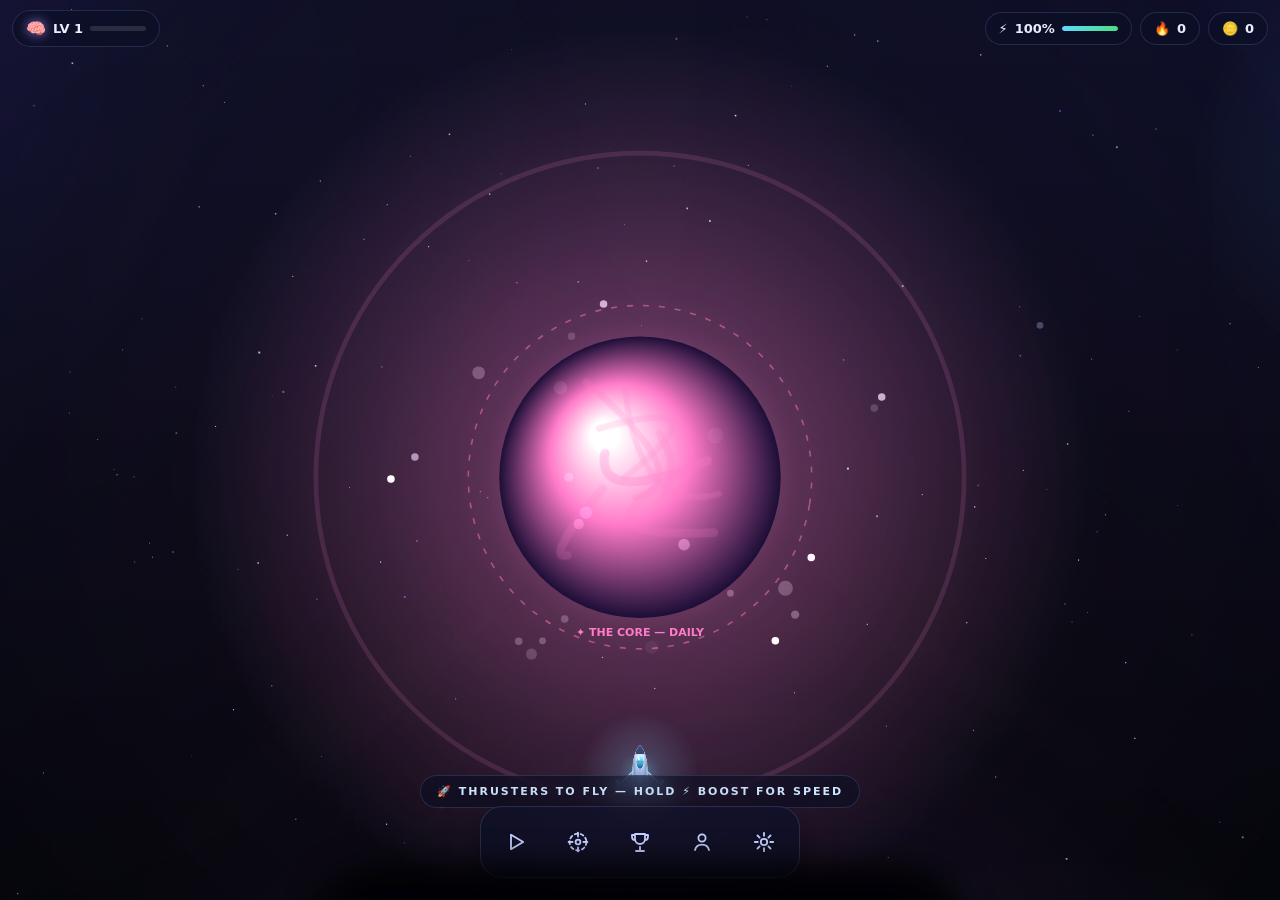
<file: index.html>
<!doctype html>
<html lang="en">
<head>
<meta charset="utf-8">
<meta name="viewport" content="width=device-width, initial-scale=1, maximum-scale=1, user-scalable=no, viewport-fit=cover">
<title>SkyBrain — Explore a Universe Powered by Your Mind</title>
<meta name="description" content="SkyBrain: pilot your ship through a living brain-universe. Follow strange signals, decode anomalies, train your mind and uncover the story of the Core.">
<meta name="theme-color" content="#070a1a">
<meta name="mobile-web-app-capable" content="yes">
<meta name="apple-mobile-web-app-capable" content="yes">
<meta name="apple-mobile-web-app-status-bar-style" content="black-translucent">
<meta name="apple-mobile-web-app-title" content="SkyBrain">
<link rel="manifest" href="manifest.webmanifest">
<link rel="icon" type="image/png" href="icons/icon-192.png">
<link rel="apple-touch-icon" href="icons/apple-touch-icon.png">
<link rel="stylesheet" href="css/style.css">
<link rel="stylesheet" href="css/universe.css">
</head>
<body>
<canvas id="space"></canvas>
<div id="ui">

  <!-- ===== HUD ===== -->
  <div id="hud">
    <div class="hudTop">
      <button id="hudLevel" class="pill live" aria-label="Open profile">
        <span id="hudAvatar">🧠</span><b id="hudLvl">LV 1</b>
        <span class="xpwrap"><i id="xpFill"></i></span>
      </button>
      <div class="hudRight">
        <button class="pill live" id="pillEnergy" aria-label="Open shipyard">⚡<b id="hudEnergy">100%</b><span class="xpwrap ewrap"><i id="hudEnergyFill"></i></span></button>
        <button class="pill live" id="pillStreak" aria-label="Open achievements">🔥<b id="hudStreak">0</b></button>
        <button class="pill live" id="pillCoins" aria-label="Open shop">🪙<b id="hudCoins">0</b></button>
      </div>
    </div>
    <div id="hintChip" class="hidden">🚀 THRUSTERS TO FLY — HOLD ⚡ BOOST FOR SPEED</div>
    <div id="signalChip" class="hidden">📡 UNKNOWN SIGNAL DETECTED — FOLLOW IT</div>
    <div id="travelChip" class="hidden"></div>
    <nav id="dock" aria-label="Game menu">
      <button class="dockBtn live" id="dockPlay" aria-label="Play"><svg viewBox="0 0 24 24"><path d="M7 4.8v14.4L19.2 12z"/></svg></button>
      <button class="dockBtn live" id="dockMap" aria-label="Star map and shipyard"><svg viewBox="0 0 24 24"><circle cx="12" cy="12" r="2.4"/><path d="M12 2.6v4M12 17.4v4M2.6 12h4M17.4 12h4"/><circle cx="12" cy="12" r="8.4" stroke-dasharray="3 3"/></svg></button>
      <button class="dockBtn live" id="dockAwards" aria-label="Achievements, missions and archive"><svg viewBox="0 0 24 24"><path d="M8 21h8M12 17v4M7 4h10v5a5 5 0 0 1-10 0zM7 5H4v2a3 3 0 0 0 3 3M17 5h3v2a3 3 0 0 1-3 3"/></svg></button>
      <button class="dockBtn live" id="dockProfile" aria-label="Profile and shop"><svg viewBox="0 0 24 24"><circle cx="12" cy="8" r="3.6"/><path d="M5 20c.8-3.6 3.6-5.4 7-5.4s6.2 1.8 7 5.4"/></svg></button>
      <button class="dockBtn live" id="dockSettings" aria-label="Settings"><svg viewBox="0 0 24 24"><circle cx="12" cy="12" r="3.2"/><path d="M12 2.8v3M12 18.2v3M2.8 12h3M18.2 12h3M5.5 5.5l2.1 2.1M16.4 16.4l2.1 2.1M18.5 5.5l-2.1 2.1M7.6 16.4l-2.1 2.1"/></svg></button>
    </nav>
  </div>

  <!-- ===== SPACECRAFT CONTROLS (primary flight input) ===== -->
  <div id="shipControls" class="hidden" aria-label="Spacecraft controls">
    <div class="scPad scPadLeft">
      <button class="scBtn scRotL live" id="ctrlLeft" aria-label="Rotate left">◀</button>
      <button class="scBtn scRotR live" id="ctrlRight" aria-label="Rotate right">▶</button>
    </div>
    <div class="scPad scPadRight">
      <button class="scBtn scBoost live" id="ctrlBoost" aria-label="Boost">⚡</button>
      <button class="scBtn scFwd live" id="ctrlFwd" aria-label="Thrust forward">▲</button>
      <button class="scBtn scStop live" id="ctrlStop" aria-label="Full stop">■</button>
      <button class="scBtn scRev live" id="ctrlRev" aria-label="Reverse / brake">▼</button>
    </div>
  </div>

  <!-- ===== FLIGHT TRAINING (first-run control onboarding) ===== -->
  <div id="flightTut" class="hidden">
    <div class="ftKicker">FLIGHT TRAINING · STEP <span id="ftStep">1</span>/7</div>
    <p id="ftText" class="ftText"></p>
    <div class="ftBtns">
      <button class="miniBtn hidden" id="ftNext">CONTINUE ▸</button>
      <button class="miniBtn ghost" id="ftSkip">SKIP</button>
    </div>
  </div>

  <div id="toasts" aria-live="polite"></div>
  <div id="scrim"></div>

  <!-- ===== SHEETS ===== -->
  <section class="sheet" id="sheetPlay" aria-label="Play">
    <div class="handle"></div><h2 class="shTitle">CHOOSE YOUR MISSION</h2>
    <button class="modeCard" id="modeDaily">
      <div class="mcIcon">✦</div>
      <div><b>DAILY CHALLENGE</b><span id="mcDailySub">#000 · 6 stages · ~4 min</span></div>
      <span class="mcTag" id="mcDailyTag">READY</span>
    </button>
    <button class="modeCard" id="modeRift">
      <div class="mcIcon">🌀</div>
      <div><b>ENDLESS RIFT</b><span>Endless levels · 3 lives · one run</span></div>
      <span class="mcTag" id="mcRiftTag">BEST LV 0</span>
    </button>
    <button class="modeCard" id="modeExplore">
      <div class="mcIcon">🛸</div>
      <div><b>FREE EXPLORATION</b><span>Fly the void · follow signals · decode anomalies</span></div>
      <span class="mcTag" id="mcExpTag">OPEN</span>
    </button>
    <button class="modeCard" id="modeSurvey">
      <div class="mcIcon">🗺️</div>
      <div><b>DEEP SKY SURVEY</b><span>Warp to real stars &amp; uncharted systems · light-years out</span></div>
      <span class="mcTag" id="mcMapTag">STAR MAP</span>
    </button>
    <button class="modeCard" id="modeExped">
      <div class="mcIcon">🚀</div>
      <div><b>EXPEDITION</b><span>A chained mini-adventure · 2–4 waypoints · ~5–10 min</span></div>
      <span class="mcTag" id="mcExpedTag">PLOT COURSE</span>
    </button>
    <p class="finePrint">The Daily Challenge is the same for every player today.<br>Your official attempt counts once — practice freely after.</p>
  </section>

  <section class="sheet" id="sheetPlanet" aria-label="Planet"><div class="handle"></div><div id="plBody"></div></section>
  <section class="sheet" id="sheetMap" aria-label="Star map"><div class="handle"></div><div id="mapBody"></div></section>
  <section class="sheet" id="sheetYard" aria-label="Shipyard"><div class="handle"></div><div id="yardBody"></div></section>
  <section class="sheet" id="sheetCore" aria-label="Daily challenge"><div class="handle"></div><div id="coreBody"></div></section>
  <section class="sheet" id="sheetRift" aria-label="Endless rift"><div class="handle"></div><div id="riftBody"></div></section>

  <section class="sheet" id="sheetAwards" aria-label="Achievements, missions and cosmic archive">
    <div class="handle"></div><h2 class="shTitle">MIND HALL</h2>
    <div class="tabs">
      <button class="tab on" data-tab="ach">🏆 AWARDS</button>
      <button class="tab" data-tab="mis">📜 MISSIONS</button>
      <button class="tab" data-tab="arc">📡 ARCHIVE</button>
    </div>
    <div class="tabPane on" id="tabAch"><div class="achGrid" id="achGrid"></div></div>
    <div class="tabPane" id="tabMis"><div id="misList"></div></div>
    <div class="tabPane" id="tabArc"><div id="arcList"></div></div>
  </section>

  <section class="sheet" id="sheetProfile" aria-label="Profile">
    <div class="handle"></div><h2 class="shTitle">NEURONAUT</h2>
    <div class="pfCard">
      <div class="pfAvatar" id="pfAvatar">🧠</div>
      <div>
        <div class="pfName" id="pfTitle">VOID DRIFTER</div>
        <div class="pfLvl" id="pfLvl">BRAIN LEVEL 1</div>
        <div class="pfXp"><i id="pfXpFill"></i></div>
      </div>
    </div>
    <div class="pfStats" id="pfStats"></div>
    <div class="tabs" id="shopTabs">
      <button class="tab on" data-shop="avatars">🧠</button>
      <button class="tab" data-shop="titles">🏷️</button>
      <button class="tab" data-shop="themes">🌌</button>
      <button class="tab" data-shop="auras">✨</button>
    </div>
    <div class="shopGrid" id="shopGrid"></div>
  </section>

  <section class="sheet" id="sheetSettings" aria-label="Settings">
    <div class="handle"></div><h2 class="shTitle">SETTINGS</h2>
    <label class="tgl"><span>🔊 Sound effects</span><input type="checkbox" id="setSound"><i></i></label>
    <label class="volRow" id="rowSfxVol"><span>🔊 Effects volume</span><input type="range" id="setSfxVol" min="0" max="100" step="1"><b id="setSfxVolNum">100</b></label>
    <label class="tgl"><span>🎵 Space music</span><input type="checkbox" id="setMusic"><i></i></label>
    <label class="volRow" id="rowMusicVol"><span>🎵 Music volume</span><input type="range" id="setMusicVol" min="0" max="100" step="1"><b id="setMusicVolNum">100</b></label>
    <label class="tgl"><span>✨ Full animations</span><input type="checkbox" id="setMotion"><i></i></label>
    <label class="tgl"><span>📳 Haptic feedback</span><input type="checkbox" id="setHaptics"><i></i></label>
    <button class="btn ghost big" id="btnReplayTutorial" style="margin-top:8px">🚀 REPLAY FLIGHT TRAINING</button>
    <div class="saveIoRow">
      <button class="btn ghost" id="btnExportSave">⬆ EXPORT SAVE</button>
      <button class="btn ghost" id="btnImportSave">⬇ IMPORT SAVE</button>
    </div>
    <a class="btn ghost big live" href="blog.html" style="margin-top:8px;text-decoration:none">📖 KNOWLEDGE &amp; BLOG</a>
    <button class="btn ghost big" id="btnReset" style="margin-top:8px">RESET ALL PROGRESS</button>
    <p class="aboutTxt">SKYBRAIN v2.4 “DEEP SKY” — a living universe powered by your mind.<br>
    Pilot your ship, follow strange signals, decode the story of the Core.<br>
    Made with stardust &amp; synapses. No account. No server. Your progress lives on this device.</p>
  </section>

  <!-- ===== SAVE EXPORT ===== -->
  <div class="cOverlay hidden" id="exportOverlay">
    <div class="card">
      <h3>YOUR SAVE CODE</h3>
      <p class="ioHint">This code is your backup. Copy it somewhere safe (notes app, email to yourself) — anyone with this code can restore this exact progress.</p>
      <textarea class="ioArea" id="exportArea" readonly rows="6"></textarea>
      <div class="cfBtns">
        <button class="btn ghost" id="exportClose">CLOSE</button>
        <button class="btn primary" id="exportCopy">COPY CODE</button>
      </div>
    </div>
  </div>

  <!-- ===== SAVE IMPORT ===== -->
  <div class="cOverlay hidden" id="importOverlay">
    <div class="card">
      <h3>IMPORT SAVE CODE</h3>
      <p class="ioHint">Paste a save code exported from SkyBrain. This will <b>replace</b> your current progress — you'll be asked to confirm first.</p>
      <textarea class="ioArea" id="importArea" rows="6" placeholder="SKYBRAIN1:…"></textarea>
      <p class="ioError hidden" id="importError"></p>
      <div class="cfBtns">
        <button class="btn ghost" id="importClose">CANCEL</button>
        <button class="btn primary" id="importGo">IMPORT</button>
      </div>
    </div>
  </div>

  <!-- ===== DISCOVERY CINEMATIC ===== -->
  <div id="discover">
    <div class="discInner">
      <div class="discKicker" id="discKicker">NEW WORLD DISCOVERED</div>
      <div class="discIcon" id="discIcon">🪐</div>
      <div class="discName" id="discName">LOGIC PLANET</div>
      <div class="discDesc" id="discDesc">Your mind has reached a new level.</div>
      <div class="discBtns">
        <button class="btn primary live" id="discEnter">ENTER PLANET</button>
        <button class="btn ghost live" id="discOk">CONTINUE</button>
      </div>
    </div>
  </div>

  <!-- ===== LORE REVEAL ===== -->
  <div class="cOverlay hidden" id="lore">
    <div class="card loreCard">
      <div class="discKicker">SIGNAL DECODED — ARCHIVE UPDATED</div>
      <div class="loreIcon" id="loreIcon">📡</div>
      <h3 id="loreTitle">FRAGMENT 01</h3>
      <p id="loreText" class="loreText"></p>
      <button class="btn primary" id="loreOk">STORE IN COSMIC ARCHIVE</button>
    </div>
  </div>

  <!-- ===== GAME SHELL ===== -->
  <div id="game">
    <header id="gTop">
      <div id="gStage">STAGE 1/6 · MEMORY</div>
      <div id="gLives" class="hidden">❤️❤️❤️</div>
      <div class="gTopR"><b id="gScore">0</b><button class="xbtn live" id="gExit" aria-label="Leave session">✕</button></div>
    </header>
    <div id="gTimer"><i id="gTimerFill"></i></div>
    <div id="gPrompt"></div>
    <div id="gCombo">COMBO ×2</div>
    <div id="gArea"></div>
    <div class="gOverlay" id="stageIntro"></div>
    <div class="gOverlay hidden" id="countdown"></div>
    <div class="gOverlay hidden" id="splash"></div>
  </div>

  <!-- ===== RESULTS ===== -->
  <div class="cOverlay hidden" id="results">
    <div class="card">
      <div class="rMode" id="rMode">DAILY CHALLENGE #257</div>
      <div><span id="rPracticeTag" class="rPracticeTag hidden">PRACTICE — OFFICIAL SCORE UNAFFECTED</span><span id="rNew" class="hidden">★ NEW BEST ★</span></div>
      <div class="rScore" id="rScore">0</div>
      <div class="rStars" id="rStars"><span>★</span><span>★</span><span>★</span></div>
      <div class="rBars" id="rBars"></div>
      <div class="rr"><span style="color:var(--cy)">＋<b id="rXP">0</b> XP</span><span class="bar"><i id="rXpFill"></i></span><span class="lvTag" id="rLvlTag">LV 1</span></div>
      <div class="rr"><span>🪙 ＋<b id="rCoins">0</b></span><button class="miniBtn hidden" id="rDouble">▶ DOUBLE WITH AD</button></div>
      <div class="rr" id="rStreakRow"><span>🔥 <b id="rStreak">1</b> DAY STREAK</span></div>
      <div id="rAch"></div>
      <div class="rBtns">
        <button class="btn primary" id="rAgain">PLAY AGAIN</button>
        <button class="btn ghost" id="rHome">RETURN TO UNIVERSE</button>
      </div>
    </div>
  </div>

  <!-- ===== CONFIRM ===== -->
  <div class="cOverlay hidden" id="confirm" style="z-index:80">
    <div class="card">
      <h3 id="cfTitle">ARE YOU SURE?</h3>
      <p id="cfText"></p>
      <div class="cfBtns"><button class="btn ghost" id="cfNo">CANCEL</button><button class="btn primary" id="cfOk">CONFIRM</button></div>
    </div>
  </div>

  <!-- ===== AD SURFACE (integration point) ===== -->
  <div class="cOverlay hidden" id="adOverlay" style="z-index:85">
    <div class="card adCard">
      <span class="adBadge">AD BREAK</span>
      <h3 id="adTitle">SPONSORED MOMENT</h3>
      <p id="adBody">This surface is reserved for a real ad network integration.</p>
      <button class="btn ghost" id="adClose">CLOSE</button>
    </div>
  </div>

  <!-- ===== SIGNAL LOST ===== -->
  <div class="cOverlay hidden" id="signal" style="z-index:90">
    <div class="scanline"></div>
    <div class="card signalCard">
      <div class="sigIcon">📡</div>
      <h2>SIGNAL LOST</h2>
      <p>SkyBrain drifts beyond reach without an<br>internet connection.<br><span style="color:var(--faint);font-size:12px">Your progress is safe on this device.</span></p>
      <button class="btn primary big" id="sigRetry">TRY AGAIN</button>
    </div>
  </div>

  <!-- ===== INTRO ===== -->
  <div class="cOverlay hidden" id="intro">
    <div class="introInner">
      <h1 class="introTitle">SKYBRAIN</h1>
      <p class="introTag">“Your mind is bigger than you think.”</p>
      <button class="btn primary" id="introBegin">BEGIN</button>
    </div>
  </div>
  <div id="introFade"></div>

</div>

<!-- Core systems -->
<script src="js/core/core.js"></script>
<script src="js/core/audio.js"></script>
<!-- Data (content is data-driven: planets, cosmetics, achievements, generators, story) -->
<script src="js/data/content.js"></script>
<script src="js/data/story.js"></script>
<script src="js/data/astro.js"></script>
<!-- Mini-games (each Games.xxx entry is auto-picked-up by the engine) -->
<script src="js/games/games.js"></script>
<!-- Engine: challenge selection + session flow -->
<script src="js/engine/selector.js"></script>
<script src="js/engine/engine.js"></script>
<!-- The living universe: canvas scene, camera, spacecraft, anomalies -->
<script src="js/universe/universe.js"></script>
<!-- UI layer -->
<script src="js/ui/ui.js"></script>
<!-- Meta systems: missions, achievements, discoveries, archive, ship systems -->
<script src="js/systems/systems.js"></script>
<script src="js/systems/shipsys.js"></script>
<script src="js/systems/expedition.js"></script>
<!-- Boot -->
<script src="js/boot.js"></script>
</body>
</html>
</file>
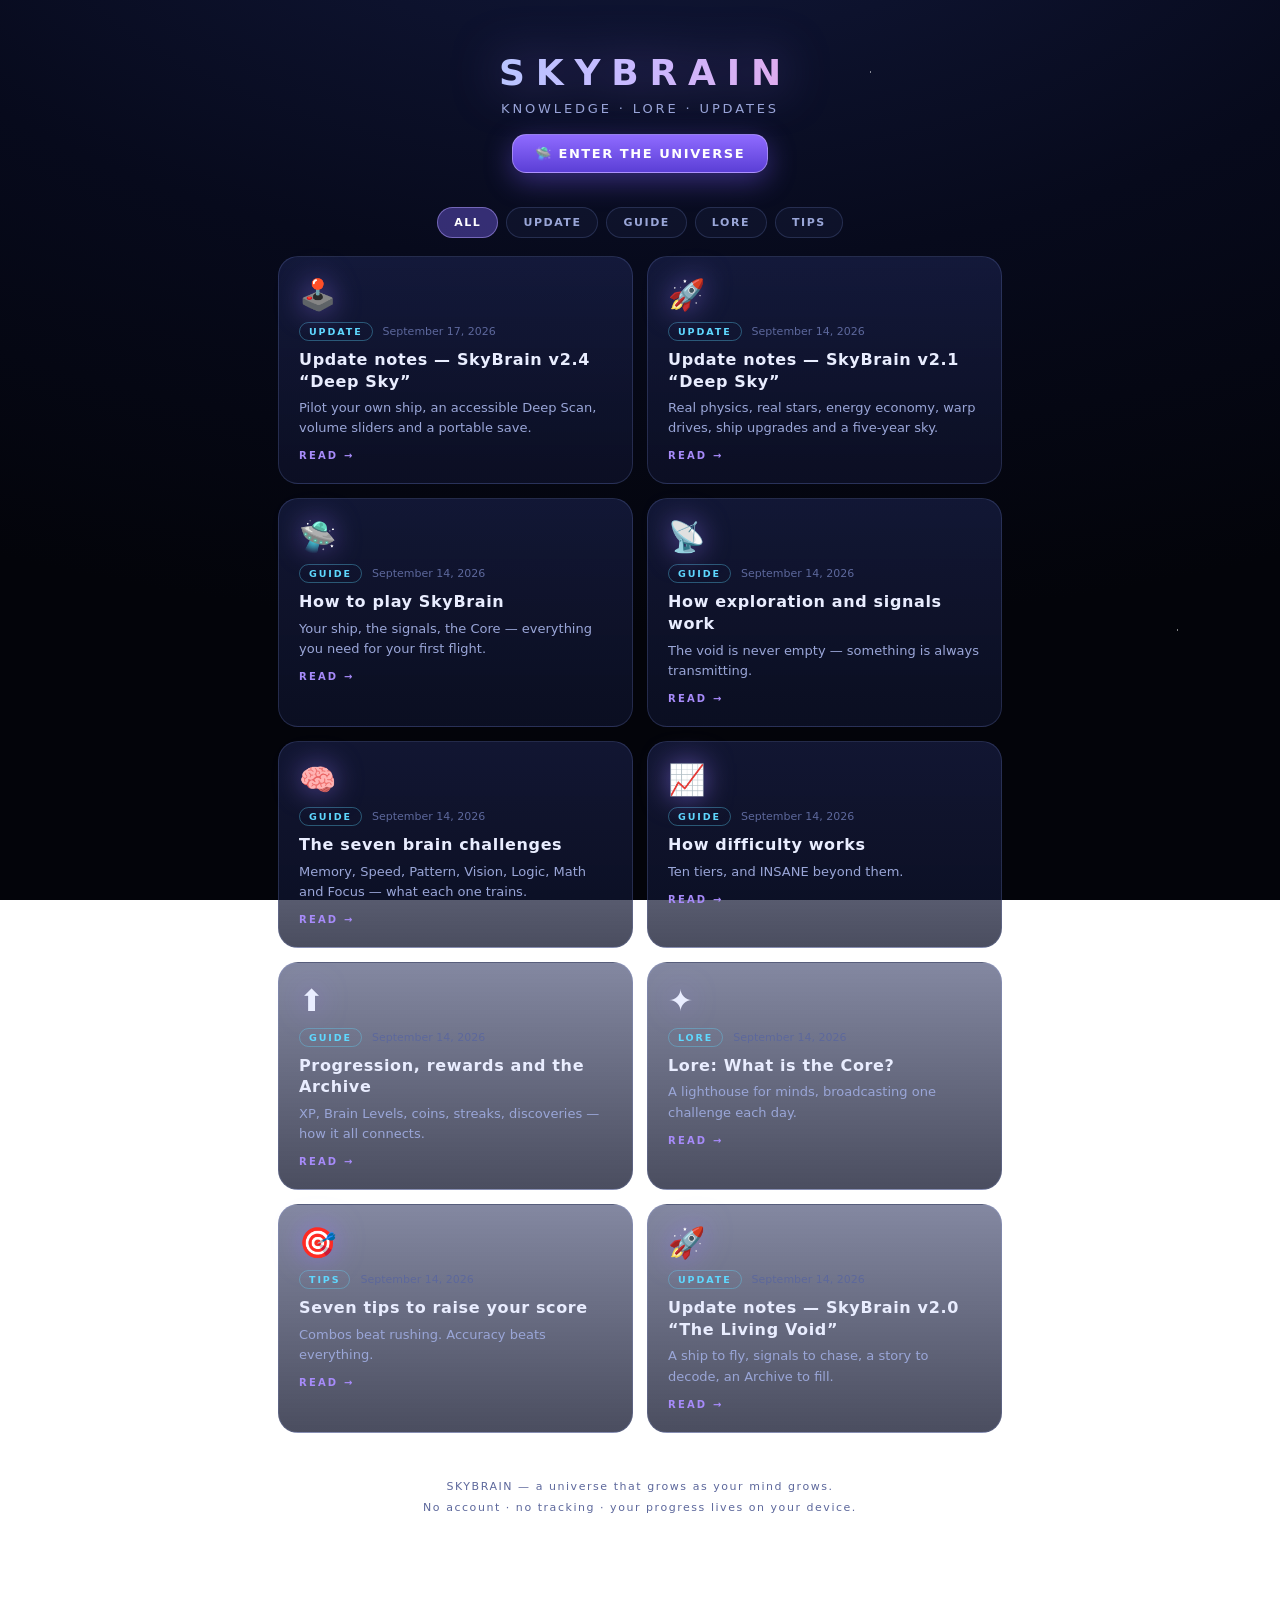
<file: blog.html>
<!doctype html>
<html lang="en">
<head>
<meta charset="utf-8">
<meta name="viewport" content="width=device-width, initial-scale=1, viewport-fit=cover">
<title>SkyBrain — Knowledge & Blog</title>
<meta name="description" content="Guides, lore and update notes for SkyBrain — the living universe powered by your mind. How to play, how signals work, how progression works, and the story of the Core.">
<meta name="theme-color" content="#070a1a">
<link rel="icon" type="image/png" href="icons/icon-192.png">
<link rel="stylesheet" href="css/blog.css">
</head>
<body>
<div class="bWrap">
  <header class="bHead">
    <div class="bLogo">SKYBRAIN</div>
    <div class="bSub">Knowledge · Lore · Updates</div>
    <a class="bPlay" href="index.html">🛸 ENTER THE UNIVERSE</a>
  </header>

  <nav id="bCats" aria-label="Article categories"></nav>
  <main>
    <div id="bList"></div>
    <article id="bArticle"></article>
  </main>

  <footer class="bFoot">
    SKYBRAIN — a universe that grows as your mind grows.<br>
    No account · no tracking · your progress lives on your device.
  </footer>
</div>
<script src="js/blog/articles.js"></script>
<script src="js/blog/blog.js"></script>
</body>
</html>
</file>
<file: css/style.css>
/* ============ SkyBrain — design system ============ */
*{margin:0;padding:0;box-sizing:border-box;-webkit-tap-highlight-color:transparent}
:root{
  --ink:#e9edff; --dim:#9aa6d8; --faint:#5d689c;
  --cy:#5fd9ff; --vi:#a78bfa; --pk:#ff7ac8; --gd:#ffd166; --gn:#4ade80; --rd:#fb7185;
  --glass:rgba(12,16,38,.72); --line:rgba(150,170,255,.18);
}
html,body{height:100%;width:100%;overflow:hidden;position:fixed;inset:0}
body{
  background:#04060f;color:var(--ink);
  font-family:ui-rounded,"Avenir Next","Segoe UI",system-ui,-apple-system,Roboto,sans-serif;
  user-select:none;-webkit-user-select:none;overscroll-behavior:none;
  font-variant-numeric:tabular-nums;
}
button{font-family:inherit;color:inherit}
.hidden{display:none!important}
.live{pointer-events:auto}
#space{position:fixed;inset:0;touch-action:none;display:block;transition:filter .5s}
body.dim #space{filter:brightness(.5) saturate(.7)}
#ui{position:fixed;inset:0;pointer-events:none;z-index:10}
h1,h2,h3{font-weight:800;letter-spacing:.14em}
.k{color:var(--dim);font-size:11px;letter-spacing:.22em;text-transform:uppercase;font-weight:700}

/* ---------- buttons ---------- */
.btn{pointer-events:auto;appearance:none;border:1px solid var(--line);
  background:linear-gradient(180deg,rgba(64,76,150,.45),rgba(28,34,78,.55));
  color:var(--ink);border-radius:16px;padding:14px 20px;font-weight:800;letter-spacing:.1em;
  font-size:13px;cursor:pointer;text-transform:uppercase;transition:transform .15s,filter .3s;
  display:inline-flex;align-items:center;gap:8px;justify-content:center;min-height:48px;touch-action:manipulation}
.btn:active{transform:scale(.955)}
.btn.primary{background:linear-gradient(180deg,#8f6bff,#5b3fd6);border-color:rgba(200,180,255,.55);
  box-shadow:0 8px 28px rgba(124,92,255,.4),inset 0 1px 0 rgba(255,255,255,.28)}
.btn.gold{background:linear-gradient(180deg,#ffc95e,#d98a1f);border-color:rgba(255,230,170,.6);color:#2b1a00;
  box-shadow:0 8px 24px rgba(255,190,80,.35)}
.btn.ghost{background:rgba(18,24,52,.55)}
.btn.big{width:100%;padding:16px 20px;font-size:15px;border-radius:18px}
.btn:disabled{opacity:.45;pointer-events:none}
.miniBtn{pointer-events:auto;border:1px solid var(--line);background:rgba(30,36,80,.6);color:var(--gd);
  border-radius:999px;padding:6px 12px;font-size:11px;font-weight:800;letter-spacing:.08em;cursor:pointer;min-height:30px;touch-action:manipulation}
.miniBtn.ghost{color:var(--dim);background:rgba(255,255,255,.04)}
.xbtn{pointer-events:auto;width:40px;height:40px;border-radius:12px;border:1px solid var(--line);
  background:rgba(20,26,54,.6);font-size:15px;cursor:pointer;touch-action:manipulation}

/* ---------- HUD ---------- */
#hud{position:absolute;inset:0;pointer-events:none;z-index:20}
.hudTop{position:absolute;top:calc(10px + env(safe-area-inset-top));left:12px;right:12px;
  display:flex;justify-content:space-between;align-items:center;gap:8px}
.pill{pointer-events:auto;display:inline-flex;align-items:center;gap:7px;background:var(--glass);
  border:1px solid var(--line);backdrop-filter:blur(12px);-webkit-backdrop-filter:blur(12px);
  border-radius:999px;padding:8px 13px;font-size:13px;font-weight:700}
.hudRight{display:flex;gap:8px}
#hudLevel{cursor:pointer}
#hudAvatar{font-size:16px;filter:drop-shadow(0 0 6px rgba(167,139,250,.8))}
.xpwrap{width:56px;height:5px;border-radius:3px;background:rgba(255,255,255,.12);overflow:hidden}
.xpwrap i{display:block;height:100%;width:0%;background:linear-gradient(90deg,var(--cy),var(--vi));border-radius:3px;transition:width .6s}
#hintChip{position:absolute;left:50%;transform:translateX(-50%);bottom:calc(92px + env(safe-area-inset-bottom));
  font-size:11px;letter-spacing:.18em;font-weight:800;color:#cfe6ff;background:rgba(10,14,34,.6);
  border:1px solid var(--line);border-radius:999px;padding:9px 16px;white-space:nowrap;
  animation:floaty 2.4s ease-in-out infinite;backdrop-filter:blur(8px)}
@keyframes floaty{0%,100%{transform:translate(-50%,0)}50%{transform:translate(-50%,-7px)}}
#dock{position:absolute;left:50%;transform:translateX(-50%);bottom:calc(14px + env(safe-area-inset-bottom));
  display:flex;gap:8px;pointer-events:auto;background:var(--glass);border:1px solid var(--line);
  border-radius:22px;padding:8px;backdrop-filter:blur(14px);-webkit-backdrop-filter:blur(14px);
  box-shadow:0 10px 34px rgba(0,0,10,.5)}
.dockBtn{width:54px;height:54px;border-radius:16px;border:1px solid transparent;background:transparent;
  display:flex;align-items:center;justify-content:center;cursor:pointer;touch-action:manipulation;transition:background .2s,transform .12s}
.dockBtn:active{transform:scale(.9)}
.dockBtn:hover{background:rgba(120,140,255,.12)}
.dockBtn svg{width:24px;height:24px;stroke:#c6d0ff;fill:none;stroke-width:1.8;stroke-linecap:round;stroke-linejoin:round}

/* ---------- toasts ---------- */
#toasts{position:absolute;top:calc(58px + env(safe-area-inset-top));left:0;right:0;display:flex;flex-direction:column;
  align-items:center;gap:8px;z-index:75;pointer-events:none}
.toast{background:rgba(14,18,42,.92);border:1px solid var(--line);border-radius:14px;padding:11px 18px;
  font-size:13px;font-weight:700;letter-spacing:.04em;box-shadow:0 8px 30px rgba(0,0,10,.5);max-width:88vw;text-align:center;
  animation:toastIn .35s cubic-bezier(.2,1.4,.4,1),toastOut .4s 2.6s forwards}
.toast b{color:var(--gd)}
@keyframes toastIn{from{opacity:0;transform:translateY(-14px) scale(.92)}}
@keyframes toastOut{to{opacity:0;transform:translateY(-10px)}}

/* ---------- scrim + sheets ---------- */
#scrim{position:absolute;inset:0;background:rgba(3,5,14,.45);opacity:0;pointer-events:none;transition:opacity .4s;z-index:34}
#scrim.on{opacity:1;pointer-events:auto}
.sheet{position:absolute;left:0;right:0;bottom:0;margin:0 auto;max-width:600px;max-height:80dvh;overflow-y:auto;
  background:linear-gradient(180deg,rgba(18,23,50,.94),rgba(8,11,28,.97));
  border:1px solid rgba(160,180,255,.22);border-bottom:none;border-radius:26px 26px 0 0;
  transform:translateY(104%);transition:transform .5s cubic-bezier(.22,1,.32,1);
  padding:6px 18px calc(22px + env(safe-area-inset-bottom));pointer-events:auto;z-index:40;
  box-shadow:0 -14px 50px rgba(0,0,10,.6)}
.sheet.open{transform:none}
.handle{width:44px;height:5px;border-radius:3px;background:rgba(200,210,255,.28);margin:8px auto 12px}
.shTitle{font-size:14px;letter-spacing:.3em;color:var(--dim);text-align:center;margin:2px 0 14px}
.tabs{display:flex;gap:8px;justify-content:center;margin-bottom:14px}
.tab{border:1px solid var(--line);background:rgba(20,26,54,.5);color:var(--dim);border-radius:999px;
  padding:9px 18px;font-size:12px;font-weight:800;letter-spacing:.1em;cursor:pointer;min-height:40px;touch-action:manipulation}
.tab.on{color:#fff;background:rgba(110,90,220,.45);border-color:rgba(180,160,255,.5)}
.tabPane{display:none}.tabPane.on{display:block}

/* play modes */
.modeCard{pointer-events:auto;width:100%;display:flex;align-items:center;gap:14px;text-align:left;
  background:linear-gradient(180deg,rgba(56,66,140,.35),rgba(24,30,70,.5));border:1px solid var(--line);
  border-radius:20px;padding:18px;margin-bottom:12px;cursor:pointer;touch-action:manipulation;transition:transform .15s}
.modeCard:active{transform:scale(.97)}
.mcIcon{width:52px;height:52px;border-radius:16px;display:flex;align-items:center;justify-content:center;font-size:26px;
  background:radial-gradient(circle at 35% 30%,rgba(140,120,255,.4),rgba(60,40,140,.5));border:1px solid rgba(180,160,255,.3);flex:none}
.modeCard b{display:block;font-size:15px;letter-spacing:.08em}
.modeCard span{display:block;font-size:12px;color:var(--dim);margin-top:3px}
.mcTag{margin-left:auto;font-size:10px;font-weight:800;letter-spacing:.12em;color:var(--gn);
  border:1px solid rgba(74,222,128,.4);border-radius:999px;padding:5px 10px;flex:none}
.mcTag.done{color:var(--gd);border-color:rgba(255,209,102,.4)}

/* planet / core / rift sheet content */
.pHead{display:flex;align-items:center;gap:14px;margin-bottom:6px}
.pIcon{width:58px;height:58px;border-radius:50%;display:flex;align-items:center;justify-content:center;font-size:28px;flex:none;
  background:radial-gradient(circle at 32% 28%,rgba(255,255,255,.25),rgba(120,90,255,.35) 60%,rgba(30,20,80,.6));
  border:1px solid rgba(190,170,255,.4);box-shadow:0 0 24px rgba(140,110,255,.35)}
.pName{font-size:19px;letter-spacing:.14em;font-weight:900}
.pTag{font-size:12.5px;color:var(--cy);margin-top:3px;font-style:italic}
.pDesc{font-size:13.5px;color:var(--dim);line-height:1.55;margin:10px 2px 14px}
.stageChips{display:flex;flex-wrap:wrap;gap:8px;margin:12px 0 16px}
.chip{display:flex;align-items:center;gap:6px;background:rgba(26,32,68,.65);border:1px solid var(--line);
  border-radius:12px;padding:8px 11px;font-size:11.5px;font-weight:700;letter-spacing:.06em}
.chip i{font-style:normal;font-size:15px}
.chip em{font-style:normal;color:var(--faint);font-size:10px}
.pStats{display:flex;gap:18px;margin:4px 2px 16px}
.pStat b{display:block;font-size:18px}
.pStat span{font-size:10.5px;color:var(--faint);letter-spacing:.14em;text-transform:uppercase}
.lockNote{font-size:12px;color:var(--gd);background:rgba(255,209,102,.08);border:1px solid rgba(255,209,102,.25);
  border-radius:12px;padding:10px 14px;margin-bottom:14px;letter-spacing:.05em}
.finePrint{font-size:11px;color:var(--faint);text-align:center;margin-top:12px;line-height:1.5}

/* achievements */
.achGrid{display:grid;grid-template-columns:1fr;gap:10px}
.achCard{display:flex;gap:13px;align-items:center;background:rgba(24,30,64,.5);border:1px solid var(--line);
  border-radius:16px;padding:12px 14px}
.achCard .ic{font-size:26px;width:44px;height:44px;border-radius:14px;display:flex;align-items:center;justify-content:center;
  background:rgba(90,70,200,.22);border:1px solid rgba(160,140,255,.3);flex:none}
.achCard b{font-size:14px;letter-spacing:.06em;display:block}
.achCard p{font-size:12px;color:var(--dim);margin-top:2px}
.achCard.off{opacity:.42;filter:saturate(.3)}
.achCard .when{margin-left:auto;font-size:10px;color:var(--faint);white-space:nowrap}

/* missions */
.misItem{background:rgba(24,30,64,.5);border:1px solid var(--line);border-radius:16px;padding:13px 15px;margin-bottom:10px}
.misItem.done{border-color:rgba(74,222,128,.4)}
.misTop{display:flex;justify-content:space-between;gap:10px;font-size:13.5px;font-weight:700}
.misTop .rw{color:var(--gd);white-space:nowrap;font-size:12px}
.mbar{height:6px;background:rgba(255,255,255,.09);border-radius:3px;margin-top:10px;overflow:hidden}
.mbar i{display:block;height:100%;background:linear-gradient(90deg,var(--cy),var(--gn));border-radius:3px;transition:width .5s;width:0}

/* profile + shop */
.pfCard{display:flex;align-items:center;gap:15px;background:linear-gradient(160deg,rgba(70,60,160,.3),rgba(20,24,60,.6));
  border:1px solid rgba(170,150,255,.3);border-radius:20px;padding:16px;margin-bottom:14px}
.pfAvatar{width:62px;height:62px;border-radius:50%;font-size:30px;display:flex;align-items:center;justify-content:center;flex:none;
  background:radial-gradient(circle at 32% 28%,rgba(255,255,255,.3),rgba(120,90,255,.4) 60%,rgba(30,20,80,.6));
  border:1px solid rgba(190,170,255,.45);box-shadow:0 0 26px rgba(150,110,255,.45)}
.pfName{font-size:15px;font-weight:900;letter-spacing:.1em}
.pfLvl{font-size:12px;color:var(--cy);margin-top:3px;font-weight:700}
.pfXp{height:6px;background:rgba(255,255,255,.1);border-radius:3px;margin-top:8px;overflow:hidden;width:170px;max-width:46vw}
.pfXp i{display:block;height:100%;background:linear-gradient(90deg,var(--cy),var(--vi));width:0;transition:width .8s}
.pfStats{display:grid;grid-template-columns:repeat(3,1fr);gap:10px;margin-bottom:16px}
.pfStat{background:rgba(24,30,64,.5);border:1px solid var(--line);border-radius:14px;padding:11px 8px;text-align:center}
.pfStat b{display:block;font-size:16px}
.pfStat span{font-size:9.5px;color:var(--faint);letter-spacing:.12em;text-transform:uppercase}
.shopGrid{display:grid;grid-template-columns:repeat(auto-fill,minmax(150px,1fr));gap:10px}
.shopItem{background:rgba(24,30,64,.5);border:1px solid var(--line);border-radius:16px;padding:13px;text-align:center;position:relative}
.shopItem .si{font-size:30px;display:block;margin-bottom:6px}
.shopItem.equipped{border-color:rgba(74,222,128,.55);box-shadow:0 0 18px rgba(74,222,128,.15)}
.shopItem b{font-size:12.5px;display:block;letter-spacing:.05em}
.shopItem .sub{font-size:10px;color:var(--faint);display:block;margin:4px 0 9px;min-height:12px}
.shopBtn{width:100%;border:none;border-radius:10px;padding:8px;font-size:11px;font-weight:800;letter-spacing:.08em;cursor:pointer;min-height:36px;touch-action:manipulation}
.shopBtn.buy{background:linear-gradient(180deg,#ffc95e,#d98a1f);color:#2b1a00}
.shopBtn.equip{background:rgba(110,90,220,.4);color:#fff;border:1px solid rgba(180,160,255,.5)}
.shopBtn.on{background:rgba(74,222,128,.2);color:var(--gn);border:1px solid rgba(74,222,128,.5);cursor:default}

/* settings */
.tgl{pointer-events:auto;display:flex;align-items:center;gap:14px;background:rgba(24,30,64,.5);border:1px solid var(--line);
  border-radius:16px;padding:15px;margin-bottom:10px;cursor:pointer;font-size:14px;font-weight:700}
.tgl input{display:none}
.tgl i{width:46px;height:26px;border-radius:13px;background:rgba(255,255,255,.14);position:relative;flex:none;transition:background .25s;margin-left:auto}
.tgl i:after{content:"";position:absolute;width:20px;height:20px;border-radius:50%;background:#fff;top:3px;left:3px;transition:left .25s}
.tgl input:checked + i{background:linear-gradient(90deg,var(--cy),var(--vi))}
.tgl input:checked + i:after{left:23px}
.aboutTxt{font-size:12px;color:var(--faint);line-height:1.7;text-align:center;margin-top:14px}

/* volume sliders (sit under their matching on/off toggle) */
.volRow{display:flex;align-items:center;gap:10px;background:rgba(24,30,64,.5);border:1px solid var(--line);
  border-radius:16px;padding:12px 15px;margin:-4px 0 10px;font-size:12px;font-weight:700;color:var(--dim)}
.volRow span{flex:none;width:112px}
.volRow input[type=range]{flex:1;pointer-events:auto;accent-color:var(--cy)}
.volRow b{flex:none;width:28px;text-align:right;color:var(--cy);font-variant-numeric:tabular-nums}

/* save export / import */
.saveIoRow{display:flex;gap:10px;margin-top:4px}
.saveIoRow .btn{flex:1}
.ioHint{color:var(--dim);font-size:12.5px;line-height:1.6;margin-bottom:14px;text-align:left}
.ioArea{pointer-events:auto;width:100%;min-height:110px;background:rgba(6,8,20,.6);border:1px solid var(--line);
  border-radius:12px;color:var(--ink);font-family:ui-monospace,Menlo,Consolas,monospace;
  font-size:11.5px;line-height:1.5;padding:10px;resize:vertical;word-break:break-all;margin-bottom:14px}
.ioError{color:var(--rd);font-size:12px;line-height:1.5;margin:-6px 0 14px;text-align:left}
#exportOverlay h3,#importOverlay h3{font-size:16px;letter-spacing:.14em;margin-bottom:10px}

/* ---------- center overlays ---------- */
.cOverlay{position:absolute;inset:0;display:flex;align-items:center;justify-content:center;padding:20px;z-index:70;background:rgba(3,4,12,.72);backdrop-filter:blur(6px);-webkit-backdrop-filter:blur(6px)}
.card{background:linear-gradient(180deg,rgba(20,26,58,.96),rgba(9,12,30,.98));border:1px solid rgba(170,185,255,.25);
  border-radius:26px;padding:26px 22px;max-width:430px;width:100%;text-align:center;box-shadow:0 24px 80px rgba(0,0,8,.7);
  max-height:calc(100dvh - 60px);overflow-y:auto;animation:cardIn .5s cubic-bezier(.2,1.3,.4,1)}
@keyframes cardIn{from{opacity:0;transform:translateY(26px) scale(.94)}}

/* results */
.rMode{font-size:12px;letter-spacing:.28em;color:var(--dim);font-weight:800}
.rPracticeTag{display:inline-block;margin-top:8px;font-size:10px;letter-spacing:.16em;color:var(--cy);border:1px solid rgba(95,217,255,.4);border-radius:999px;padding:4px 12px}
#rNew{display:inline-block;margin-top:8px;font-size:11px;letter-spacing:.2em;color:#2b1a00;background:linear-gradient(90deg,var(--gd),#ffe9a8);border-radius:999px;padding:5px 14px;font-weight:900;animation:starPop .6s cubic-bezier(.2,2,.4,1)}
@keyframes starPop{from{transform:scale(0)}}
.rScore{font-size:52px;font-weight:900;letter-spacing:.02em;margin:8px 0 2px;text-shadow:0 0 34px rgba(140,120,255,.55)}
.rStars{font-size:22px;letter-spacing:8px;margin:2px 0 14px;min-height:28px}
.rStars span{display:inline-block;opacity:0;transform:scale(0);transition:all .4s cubic-bezier(.2,2,.4,1);filter:drop-shadow(0 0 8px rgba(255,209,102,.8))}
.rStars span.on{opacity:1;transform:scale(1)}
.rBars{display:grid;grid-template-columns:1fr 1fr;gap:9px 16px;margin:0 0 16px;text-align:left}
.rbar{font-size:11px;color:var(--dim);letter-spacing:.1em;font-weight:700}
.rbar .track{height:6px;background:rgba(255,255,255,.09);border-radius:3px;margin-top:5px;overflow:hidden}
.rbar .track i{display:block;height:100%;width:0;border-radius:3px;transition:width 1s .3s cubic-bezier(.2,1,.3,1)}
.rr{display:flex;align-items:center;justify-content:center;gap:9px;font-size:14px;font-weight:800;margin:9px 0}
.rr .bar{width:110px;height:7px;background:rgba(255,255,255,.1);border-radius:4px;overflow:hidden;display:inline-block}
.rr .bar i{display:block;height:100%;background:linear-gradient(90deg,var(--cy),var(--vi));width:0;transition:width 1.2s .2s}
.rr .lvTag{font-size:11px;color:var(--vi);letter-spacing:.1em}
#rAch{margin:10px 0 4px}
.rAchCard{display:flex;align-items:center;gap:12px;background:rgba(255,209,102,.08);border:1px solid rgba(255,209,102,.4);
  border-radius:14px;padding:10px 14px;margin-bottom:8px;animation:cardIn .5s cubic-bezier(.2,1.5,.4,1);text-align:left}
.rAchCard .ic{font-size:22px}
.rAchCard b{display:block;font-size:13px}
.rAchCard p{font-size:11px;color:var(--dim)}
.rBtns{display:grid;gap:10px;margin-top:16px}

/* game shell */
#game{position:absolute;inset:0;background:radial-gradient(130% 100% at 50% -10%,#131a3e 0%,#070a1c 55%,#030409 100%);
  z-index:60;display:none;flex-direction:column;pointer-events:auto}
#game.on{display:flex}
#gTop{display:flex;align-items:center;justify-content:space-between;gap:10px;
  padding:calc(10px + env(safe-area-inset-top)) 14px 8px}
#gStage{font-size:12px;letter-spacing:.18em;font-weight:800;color:var(--dim)}
#gLives{font-size:15px;letter-spacing:3px}
.gTopR{display:flex;align-items:center;gap:10px}
#gScore{font-size:20px;font-weight:900;min-width:64px;text-align:right}
#gTimer{height:4px;background:rgba(255,255,255,.07);margin:0 14px;border-radius:2px;overflow:hidden}
#gTimerFill{display:block;height:100%;width:100%;background:linear-gradient(90deg,var(--cy),var(--vi));border-radius:2px}
#gPrompt{padding:12px 20px 4px;text-align:center;font-size:14.5px;color:#b9c3f5;min-height:46px;line-height:1.45}
#gPrompt b{color:#fff}
#gCombo{position:absolute;top:calc(64px + env(safe-area-inset-top));left:50%;pointer-events:none;z-index:5;
  font-size:19px;font-weight:900;letter-spacing:.14em;color:var(--gd);text-shadow:0 0 22px rgba(255,190,80,.7);
  transform:translateX(-50%) scale(0)}
#gCombo.show{animation:comboPop .45s cubic-bezier(.2,2,.4,1) forwards}
@keyframes comboPop{0%{transform:translateX(-50%) scale(0)}100%{transform:translateX(-50%) scale(1)}}
#gArea{flex:1;position:relative;overflow:hidden;touch-action:manipulation}
.pts{position:absolute;pointer-events:none;font-weight:900;font-size:19px;color:#8dffbe;text-shadow:0 0 14px rgba(80,255,160,.6);
  animation:rise .9s ease-out forwards;z-index:6;transform:translate(-50%,0)}
.pts.neg{color:var(--rd);text-shadow:0 0 14px rgba(255,90,120,.6)}
@keyframes rise{to{transform:translate(-50%,-72px);opacity:0}}
.shake{animation:shakeX .4s}
@keyframes shakeX{0%,100%{transform:translateX(0)}20%{transform:translateX(-9px)}40%{transform:translateX(8px)}60%{transform:translateX(-5px)}80%{transform:translateX(4px)}}
.flashBad{position:absolute;inset:0;pointer-events:none;background:radial-gradient(circle,transparent 40%,rgba(255,60,90,.18));animation:fFade .5s forwards;z-index:4}
@keyframes fFade{to{opacity:0}}

/* answer tiles */
.opts{display:grid;grid-template-columns:1fr 1fr;gap:11px;padding:12px 16px calc(20px + env(safe-area-inset-bottom));max-width:540px;margin:0 auto;width:100%}
.opt{min-height:66px;border-radius:18px;border:1px solid var(--line);background:rgba(28,36,80,.5);font-size:clamp(17px,4.6vw,22px);
  font-weight:800;cursor:pointer;touch-action:manipulation;transition:transform .12s,background .2s;display:flex;align-items:center;justify-content:center;padding:8px}
.opt:active{transform:scale(.96)}
.opt svg{width:min(100%,64px);height:56px}
.opt.correct{background:linear-gradient(180deg,#1c7a4b,#0f4d2d);border-color:#34d399;box-shadow:0 0 26px rgba(52,211,153,.45)}
.opt.wrong{background:linear-gradient(180deg,#8a2c44,#571a2c);border-color:#fb7185;animation:shakeX .4s}
.opt.reveal{border-color:var(--gd);box-shadow:0 0 20px rgba(255,209,102,.4)}

/* memory */
.memWrap{display:flex;flex-direction:column;align-items:center;justify-content:center;height:100%;gap:16px;padding:12px}
.memGrid{display:grid;grid-template-columns:repeat(var(--n,3),1fr);gap:12px;width:min(76vw,330px)}
.memNode{aspect-ratio:1;border-radius:28%;border:1px solid rgba(150,170,255,.28);cursor:pointer;touch-action:manipulation;
  background:radial-gradient(circle at 35% 30%,rgba(120,140,255,.22),rgba(36,46,105,.4));transition:all .13s}
.memNode.lit{background:radial-gradient(circle at 35% 30%,#d8fbff,#3fd3ff 55%,#1173b4);box-shadow:0 0 26px #4fd6ff,0 0 64px rgba(80,200,255,.55);transform:scale(1.07)}
.memNode.good{background:radial-gradient(circle at 35% 30%,#d9ffe8,#3fde8f 55%,#0f7a44);box-shadow:0 0 22px rgba(74,222,128,.7)}
.memNode.bad{background:radial-gradient(circle at 35% 30%,#ffd9e2,#ff5d82 55%,#8a1f3c);box-shadow:0 0 22px rgba(251,113,133,.7)}
.memRound{font-size:12px;color:var(--faint);letter-spacing:.2em;font-weight:800}

/* speed */
.spZone{position:absolute;inset:0;cursor:pointer}
.spOrb{position:absolute;width:92px;height:92px;margin:-46px 0 0 -46px;border-radius:50%;display:flex;align-items:center;justify-content:center}
.spCharge{position:absolute;inset:0;border-radius:50%;border:3px solid rgba(120,150,255,.3)}
.spOrb.hot .spCharge{border-color:var(--cy)}
.spCore{width:54px;height:54px;border-radius:50%;background:radial-gradient(circle at 35% 30%,#eafcff,#59e0ff 45%,#0e6fa8);
  box-shadow:0 0 30px rgba(80,210,255,.8),0 0 80px rgba(80,200,255,.4);opacity:.12;transition:opacity .06s,transform .06s;transform:scale(.6)}
.spOrb.hot .spCore{opacity:1;transform:scale(1);box-shadow:0 0 44px rgba(90,220,255,1),0 0 120px rgba(80,200,255,.6)}
.spMs{position:absolute;transform:translate(-50%,0);font-weight:900;font-size:18px;color:var(--cy);animation:rise 1s forwards;text-shadow:0 0 12px rgba(90,210,255,.7)}
.spEarly{position:absolute;transform:translate(-50%,0);font-weight:900;font-size:15px;color:var(--rd);animation:rise 1s forwards;letter-spacing:.1em}

/* vision */
.visGrid{display:grid;gap:9px;padding:10px 14px;max-width:480px;margin:0 auto}
.vTile{aspect-ratio:1;border-radius:16%;border:1px solid rgba(150,170,255,.16);background:rgba(26,34,74,.4);
  display:flex;align-items:center;justify-content:center;cursor:pointer;touch-action:manipulation;transition:transform .1s}
.vTile:active{transform:scale(.93)}
.vTile svg{width:72%;height:72%}
.vTile.good{border-color:#34d399;background:rgba(52,211,153,.15)}
.vTile.bad{border-color:#fb7185;background:rgba(251,113,133,.14)}

/* sequence / pattern */
.seqRow{display:flex;align-items:center;justify-content:center;flex-wrap:wrap;gap:8px;padding:26px 12px 8px}
.seqChip{min-width:52px;height:52px;border-radius:14px;background:rgba(30,38,84,.6);border:1px solid var(--line);
  display:flex;align-items:center;justify-content:center;font-size:19px;font-weight:800;padding:0 10px}
.seqChip.q{border-color:rgba(255,209,102,.6);color:var(--gd);box-shadow:0 0 18px rgba(255,209,102,.2);animation:qpulse 1.2s ease-in-out infinite}
@keyframes qpulse{0%,100%{transform:scale(1)}50%{transform:scale(1.08)}}
.seqChip svg{width:40px;height:40px}
.qBody{flex:1;display:flex;flex-direction:column;justify-content:center}
.logicQ{font-size:clamp(16px,4.4vw,20px);font-weight:700;line-height:1.5;text-align:center;padding:10px 22px;max-width:520px;margin:0 auto}

/* focus */
.fItem{position:absolute;font-size:46px;line-height:1;cursor:pointer;touch-action:manipulation;user-select:none;
  filter:drop-shadow(0 4px 14px rgba(0,0,20,.6));animation:fPop .16s cubic-bezier(.2,1.6,.4,1);z-index:2;padding:8px}
@keyframes fPop{from{transform:scale(0)}}
.fItem.hit{animation:fHit .3s forwards}
@keyframes fHit{to{transform:scale(1.7);opacity:0}}
.fBanner{position:absolute;top:6px;left:50%;transform:translateX(-50%);font-size:12px;letter-spacing:.14em;font-weight:800;
  color:var(--gd);background:rgba(40,30,8,.5);border:1px solid rgba(255,209,102,.35);border-radius:999px;padding:7px 14px;white-space:nowrap;z-index:1}

/* game overlays */
.gOverlay{position:absolute;inset:0;display:flex;align-items:center;justify-content:center;z-index:8;background:rgba(4,6,16,.8);backdrop-filter:blur(4px)}
#countdown{background:transparent;backdrop-filter:none;pointer-events:none}
.cdNum{font-size:110px;font-weight:900;color:#fff;text-shadow:0 0 50px rgba(140,120,255,.9);animation:cdPop .5s cubic-bezier(.2,1.8,.4,1)}
@keyframes cdPop{from{transform:scale(2.1);opacity:0}}
.siCard{text-align:center;max-width:340px;padding:30px;animation:cardIn .5s cubic-bezier(.2,1.3,.4,1)}
.siIcon{font-size:54px;filter:drop-shadow(0 0 24px rgba(150,120,255,.8))}
.siName{font-size:22px;font-weight:900;letter-spacing:.22em;margin:14px 0 10px}
.siDesc{font-size:14px;color:var(--dim);line-height:1.6;margin-bottom:26px}
.siTap{font-size:11px;letter-spacing:.3em;color:var(--cy);font-weight:800;animation:blink 1.1s ease-in-out infinite}
@keyframes blink{0%,100%{opacity:1}50%{opacity:.25}}
.splashTxt{text-align:center}
.splashTxt h2{font-size:34px;letter-spacing:.3em;text-shadow:0 0 40px rgba(150,120,255,.8);animation:cdPop .6s cubic-bezier(.2,1.6,.4,1)}
.splashTxt p{color:var(--dim);margin-top:8px;font-size:13px;letter-spacing:.12em;animation:cdPop .8s}

/* discovery cinematic */
#discover{position:absolute;inset:0;z-index:55;display:none;align-items:flex-end;justify-content:center;pointer-events:none;
  padding-bottom:calc(70px + env(safe-area-inset-bottom))}
#discover.on{display:flex}
.discInner{text-align:center;pointer-events:auto;animation:cardIn .8s cubic-bezier(.2,1.2,.4,1)}
.discKicker{font-size:11px;letter-spacing:.44em;color:var(--cy);font-weight:800;animation:blink 2s ease-in-out infinite}
.discIcon{font-size:64px;margin:16px 0 6px;filter:drop-shadow(0 0 34px rgba(160,130,255,1));animation:floaty2 3s ease-in-out infinite}
@keyframes floaty2{0%,100%{transform:translateY(0)}50%{transform:translateY(-12px)}}
.discName{font-size:26px;font-weight:900;letter-spacing:.3em;text-shadow:0 0 34px rgba(150,120,255,.9)}
.discDesc{font-size:14px;color:var(--dim);margin:10px 0 22px;font-style:italic}
.discBtns{display:flex;gap:10px;justify-content:center}

/* signal lost */
.sigIcon{font-size:52px;animation:blink 1.6s ease-in-out infinite}
.signalCard h2{font-size:26px;letter-spacing:.3em;margin:14px 0 10px;text-shadow:0 0 26px rgba(255,120,140,.5)}
.signalCard p{color:var(--dim);font-size:14px;line-height:1.6;margin-bottom:22px}
.scanline{position:absolute;inset:0;pointer-events:none;opacity:.14;background:repeating-linear-gradient(0deg,transparent 0 3px,rgba(120,140,255,.25) 3px 4px);animation:scan 7s linear infinite}
@keyframes scan{to{background-position:0 220px}}

/* intro */
#intro{z-index:95;background:transparent;flex-direction:column;justify-content:flex-end;padding-bottom:calc(64px + env(safe-area-inset-bottom))}
.introInner{text-align:center;pointer-events:auto}
.introTitle{font-size:clamp(25px,8.6vw,44px);letter-spacing:.34em;text-indent:.34em;background:linear-gradient(90deg,#9fd8ff,#c9b8ff,#ff9ad5);
  -webkit-background-clip:text;background-clip:text;color:transparent;filter:drop-shadow(0 0 30px rgba(150,120,255,.6));animation:titleIn 1.6s cubic-bezier(.2,1,.3,1)}
@keyframes titleIn{from{opacity:0;letter-spacing:.7em;text-indent:.7em;filter:blur(8px)}}
.introTag{color:var(--dim);font-style:italic;font-size:14.5px;margin:14px 0 30px;animation:cardIn 1.4s .5s both}
#intro .btn{animation:cardIn 1.2s .9s both}
#introFade{position:absolute;inset:0;background:#000;pointer-events:none;z-index:96;transition:opacity 1.6s}

/* ad overlay */
.adBadge{font-size:10px;letter-spacing:.3em;color:var(--dim);border:1px solid var(--line);border-radius:999px;display:inline-block;padding:4px 12px;margin-bottom:14px}
.adCard h3{font-size:18px;letter-spacing:.2em;margin-bottom:10px}
.adCard p{color:var(--dim);font-size:13px;line-height:1.6;margin-bottom:18px}

/* confirm */
#confirm .card{max-width:330px}
#confirm h3{font-size:16px;letter-spacing:.14em;margin-bottom:10px}
#confirm p{color:var(--dim);font-size:13.5px;line-height:1.6;margin-bottom:20px}
.cfBtns{display:flex;gap:10px;justify-content:center}
.cfBtns .btn{flex:1}

@media (max-width:370px){
  .dockBtn{width:48px;height:48px}
  .rScore{font-size:44px}
  .sheet{padding-left:13px;padding-right:13px}
}
@media (min-width:700px){
  #dock{bottom:22px}
  .rScore{font-size:60px}
}
body.rm .anim-heavy{animation:none!important;transition:none!important}
@media (prefers-reduced-motion:reduce){
  .anim-heavy{animation:none!important}
}
body.disc #dock,body.disc #hintChip{opacity:0;pointer-events:none}
#dock,#hintChip{transition:opacity .5s}
</file>
<file: css/universe.css>
/* =====================================================================
   SkyBrain — universe.css · exploration-layer styles
   (signal chip · lore reveal · archive · small additions on top of style.css)
   ===================================================================== */

/* floating "signal detected" chip */
#signalChip{
  position:absolute;left:50%;transform:translateX(-50%);
  top:calc(60px + env(safe-area-inset-top));
  font-size:11px;letter-spacing:.16em;font-weight:800;color:#9ff3ff;
  background:rgba(8,20,34,.72);border:1px solid rgba(110,225,255,.35);
  border-radius:999px;padding:9px 16px;white-space:nowrap;
  animation:sigPulse 2.2s ease-in-out infinite;backdrop-filter:blur(8px);
  pointer-events:none;z-index:22;
}
@keyframes sigPulse{
  0%,100%{box-shadow:0 0 0 rgba(110,225,255,0);opacity:.85}
  50%{box-shadow:0 0 22px rgba(110,225,255,.35);opacity:1}
}

/* lore reveal card */
.loreCard{max-width:380px;text-align:center}
.loreIcon{font-size:44px;margin:14px 0 8px;filter:drop-shadow(0 0 22px rgba(126,247,255,.8));animation:floaty2 3s ease-in-out infinite}
.loreCard h3{font-size:15px;letter-spacing:.24em;color:#9ff3ff;margin-bottom:12px}
.loreText{
  font-size:14.5px;line-height:1.75;color:var(--ink);
  font-style:italic;text-align:left;
  background:rgba(10,22,38,.5);border:1px solid rgba(110,225,255,.2);
  border-radius:14px;padding:16px 18px;margin-bottom:20px;
}
.loreText::first-letter{color:#9ff3ff;font-size:1.4em}

/* archive list tweaks */
#arcList .achCard{margin-bottom:10px}
#arcList .when{margin-left:auto;font-size:10px;color:var(--faint);white-space:nowrap}

/* ===== flight HUD ===== */
.ewrap i{display:block;height:100%;width:100%;background:linear-gradient(90deg,#5fd9ff,#4ade80);border-radius:3px;transition:width .5s}
#pillEnergy.elow{border-color:rgba(251,113,133,.6);animation:sigPulse 1.4s ease-in-out infinite}
#pillEnergy.elow .ewrap i{background:linear-gradient(90deg,#fb7185,#f59e0b)}
#travelChip{
  position:absolute;left:50%;transform:translateX(-50%);
  bottom:calc(150px + env(safe-area-inset-bottom));
  font-size:10.5px;letter-spacing:.14em;font-weight:800;color:#bfe9ff;
  background:rgba(6,14,30,.72);border:1px solid rgba(110,225,255,.28);
  border-radius:999px;padding:8px 15px;white-space:nowrap;
  backdrop-filter:blur(8px);pointer-events:none;z-index:22;
  font-variant-numeric:tabular-nums;
}
#travelChip.boosting{color:#dcc8ff;border-color:rgba(177,140,255,.5);box-shadow:0 0 18px rgba(177,140,255,.3)}
#travelChip b{color:#fff}

/* ===== mission framing on stage intro ===== */
.siFrame{
  font-size:12.5px;color:#ffd9a0;line-height:1.55;font-style:italic;
  background:rgba(60,40,10,.4);border:1px solid rgba(255,209,102,.3);
  border-radius:12px;padding:10px 14px;margin-bottom:14px;
}

/* ===== star map ===== */
.energyRow{
  display:flex;align-items:center;gap:10px;margin:4px 0 12px;
  font-size:11px;font-weight:800;letter-spacing:.12em;color:var(--dim);
}
.energyRow .ebar{flex:1;height:8px;border-radius:4px;background:rgba(255,255,255,.1);overflow:hidden}
.energyRow .ebar i{display:block;height:100%;background:linear-gradient(90deg,#5fd9ff,#4ade80);border-radius:4px;transition:width .5s}
.energyRow b{font-size:12px;color:var(--ink);font-variant-numeric:tabular-nums}
.smList{display:flex;flex-direction:column;gap:8px;margin-bottom:14px;max-height:38dvh;overflow-y:auto}
.smRow{
  display:flex;align-items:center;gap:12px;width:100%;text-align:left;
  background:rgba(24,30,64,.5);border:1px solid var(--line);border-radius:14px;
  padding:11px 14px;cursor:pointer;touch-action:manipulation;transition:transform .12s;
}
.smRow:active{transform:scale(.98)}
.smRow.done{opacity:.45}
.smDot{width:12px;height:12px;border-radius:50%;flex:none}
.smName{flex:1;font-size:12.5px;font-weight:800;letter-spacing:.05em}
.smName em{display:block;font-style:normal;font-size:10px;color:var(--faint);font-weight:600;margin-top:2px}
.smDist{text-align:right;font-size:11.5px;font-weight:800;color:var(--cy);white-space:nowrap}
.smDist em{display:block;font-style:normal;font-size:9.5px;color:var(--gd);margin-top:2px;letter-spacing:.08em}
.smRare{color:var(--gd);font-size:9.5px;letter-spacing:.1em}
.dbCard{
  display:flex;flex-wrap:wrap;gap:6px 16px;align-items:center;
  background:rgba(16,22,50,.6);border:1px solid var(--line);border-radius:14px;
  padding:12px 16px;font-size:11px;color:var(--dim);
}
.dbCard>b{width:100%;font-size:10px;letter-spacing:.26em;color:var(--cy);margin-bottom:2px}
.dbCard span b{color:var(--ink)}

/* ===== shipyard upgrades ===== */
.upRow{
  display:flex;align-items:center;gap:13px;background:rgba(24,30,64,.5);
  border:1px solid var(--line);border-radius:16px;padding:13px 15px;margin-bottom:10px;
}
.upIcon{
  font-size:24px;width:46px;height:46px;border-radius:14px;flex:none;
  display:flex;align-items:center;justify-content:center;
  background:rgba(90,70,200,.22);border:1px solid rgba(160,140,255,.3);
}
.upInfo{flex:1}
.upInfo b{font-size:13.5px;letter-spacing:.08em;display:block}
.upInfo p{font-size:11px;color:var(--dim);margin-top:3px;line-height:1.45}
.upMarks{display:inline-flex;gap:4px;margin-left:8px;vertical-align:middle}
.upMarks .mk{width:14px;height:5px;border-radius:3px;background:rgba(255,255,255,.12);display:inline-block}
.upMarks .mk.on{background:linear-gradient(90deg,#5fd9ff,#a78bfa)}
.upBuy{flex:none}

/* ===== NAVIGATION — waypoint run ===== */
.navZone{position:absolute;inset:0}
.navSvg{position:absolute;inset:0;width:100%;height:100%;pointer-events:none}
.navLine{stroke:rgba(95,217,255,.55);stroke-width:.7;stroke-dasharray:2 1.6;animation:navDash 1s linear infinite}
.navLine.good{stroke:rgba(74,222,128,.8)}
@keyframes navDash{to{stroke-dashoffset:-7.2}}
.navNode{
  position:absolute;transform:translate(-50%,-50%);width:52px;height:52px;
  border-radius:50%;border:1px solid rgba(150,170,255,.3);cursor:pointer;touch-action:manipulation;
  background:radial-gradient(circle at 35% 30%,rgba(120,140,255,.22),rgba(36,46,105,.45));
  color:#9fb4e8;font-size:17px;transition:all .13s;
}
.navNode.lit{color:#eafcff;background:radial-gradient(circle at 35% 30%,#d8fbff,#3fd3ff 55%,#1173b4);
  box-shadow:0 0 26px #4fd6ff,0 0 60px rgba(80,200,255,.5);transform:translate(-50%,-50%) scale(1.12)}
.navNode.good{color:#eafff2;background:radial-gradient(circle at 35% 30%,#d9ffe8,#3fde8f 55%,#0f7a44);box-shadow:0 0 22px rgba(74,222,128,.7)}
.navNode.bad{color:#ffe9ee;background:radial-gradient(circle at 35% 30%,#ffd9e2,#ff5d82 55%,#8a1f3c);box-shadow:0 0 22px rgba(251,113,133,.7)}

/* ===== TIMING — orbital sync ===== */
.syncZone{position:absolute;inset:0;display:flex;align-items:center;justify-content:center;cursor:pointer}
.syncRing{position:relative;width:min(78vw,340px);aspect-ratio:1}
.syncRing svg{position:absolute;inset:0;width:100%;height:100%}
.syncTrack{fill:none;stroke:rgba(150,170,255,.25);stroke-width:2.6;transition:stroke .15s}
.syncTrack.good{stroke:rgba(74,222,128,.9)}
.syncTrack.bad{stroke:rgba(251,113,133,.9)}
.syncGate{fill:none;stroke:var(--gd);stroke-width:5;stroke-linecap:round;filter:drop-shadow(0 0 8px rgba(255,209,102,.7))}
.syncMarker{
  position:absolute;width:16px;height:16px;margin:-8px 0 0 -8px;border-radius:50%;
  background:radial-gradient(circle at 35% 30%,#eafcff,#59e0ff 50%,#0e6fa8);
  box-shadow:0 0 16px rgba(90,220,255,.9);pointer-events:none;
}
.syncCore{position:absolute;left:50%;top:50%;transform:translate(-50%,-50%);font-size:34px;filter:drop-shadow(0 0 18px rgba(150,120,255,.7))}

/* ===== expedition banner ===== */
#expChip{
  position:absolute;left:50%;transform:translateX(-50%);
  top:calc(104px + env(safe-area-inset-top)); /* clear of #signalChip (60px + ~34px height) */
  font-size:10.5px;letter-spacing:.2em;font-weight:800;color:#ffd9a0;
  background:rgba(30,20,6,.72);border:1px solid rgba(255,209,102,.35);
  border-radius:999px;padding:8px 15px;white-space:nowrap;
  backdrop-filter:blur(8px);pointer-events:none;z-index:22;
}

/* ===== explorer roadmap (profile) ===== */
.roadmap{margin:4px 0 14px}
.roadmap>b{display:block;font-size:10px;letter-spacing:.26em;color:var(--cy);margin-bottom:8px}
.rmRow{display:flex;align-items:center;gap:10px;font-size:12px;color:var(--dim);padding:6px 2px;border-bottom:1px dashed rgba(150,170,255,.12)}
.rmRow:last-child{border-bottom:none}
.rmRow .lv{flex:none;font-size:10px;font-weight:800;letter-spacing:.1em;color:var(--gd);
  border:1px solid rgba(255,209,102,.35);border-radius:999px;padding:3px 9px}
.rmRow.done{opacity:.45}
.rmRow.done .lv{color:var(--gn);border-color:rgba(74,222,128,.4)}

/* star map: jump visible but unaffordable */
.smRow.broke{opacity:.55}

/* =====================================================================
   SPACECRAFT CONTROLS — primary flight input (replaces tap-to-fly)
   ===================================================================== */
#shipControls{position:absolute;inset:0;pointer-events:none;z-index:24}
.scPad{position:absolute;bottom:calc(96px + env(safe-area-inset-bottom));display:grid;gap:10px}
.scPadLeft{left:14px;grid-auto-flow:column;grid-template-columns:1fr 1fr}
.scPadRight{right:14px;grid-template-columns:1fr 1fr;grid-template-rows:1fr 1fr}
.scBtn{pointer-events:auto;width:58px;height:58px;border-radius:50%;
  background:var(--glass);border:1px solid var(--line);
  backdrop-filter:blur(10px);-webkit-backdrop-filter:blur(10px);
  color:var(--ink);font-size:20px;font-weight:900;line-height:1;
  display:flex;align-items:center;justify-content:center;
  touch-action:none;-webkit-user-select:none;user-select:none;
  box-shadow:0 6px 20px rgba(0,0,10,.35);transition:background .12s,transform .1s}
.scBtn:active,.scBtn.on{background:rgba(120,140,255,.34);transform:scale(.92)}
.scFwd{grid-column:2;grid-row:1}
.scRev{grid-column:2;grid-row:2}
.scBoost{grid-column:1;grid-row:1;color:var(--gd);border-color:rgba(255,209,102,.4)}
.scStop{grid-column:1;grid-row:2;color:var(--rd);border-color:rgba(251,113,133,.4)}
/* target-button highlight used by the flight-control tutorial */
.scBtn.tutHighlight{box-shadow:0 0 0 4px rgba(120,200,255,.55),0 0 26px rgba(120,200,255,.85);
  animation:scPulse 1.1s ease-in-out infinite}
.scBtn.tutHighlight:active{transform:scale(.92)}
@keyframes scPulse{0%,100%{transform:scale(1)}50%{transform:scale(1.08)}}
@media (max-width:370px){
  .scBtn{width:50px;height:50px;font-size:17px}
  .scPad{bottom:calc(88px + env(safe-area-inset-bottom));gap:8px}
}
body.disc #shipControls{opacity:0;pointer-events:none}
#shipControls{transition:opacity .5s}

/* ===== FLIGHT TRAINING banner (first-run control onboarding) ===== */
#flightTut{position:absolute;left:50%;top:calc(78px + env(safe-area-inset-top));
  transform:translateX(-50%);max-width:min(88vw,360px);width:100%;
  background:rgba(10,14,34,.86);border:1px solid var(--line);border-radius:18px;
  padding:14px 16px;text-align:center;z-index:32;pointer-events:auto;
  backdrop-filter:blur(10px);-webkit-backdrop-filter:blur(10px);
  box-shadow:0 14px 40px rgba(0,0,10,.5)}
.ftKicker{font-size:10px;letter-spacing:.22em;color:var(--cy);font-weight:800;margin-bottom:6px}
.ftText{font-size:13.5px;line-height:1.55;color:var(--ink);margin-bottom:10px}
.ftText b{color:var(--gd)}
.ftBtns{display:flex;gap:8px;justify-content:center}
</file>
<file: css/blog.css>
/* =====================================================================
   SkyBrain — blog.css · Knowledge & Blog styles (independent from game)
   ===================================================================== */
*{margin:0;padding:0;box-sizing:border-box}
:root{
  --ink:#e9edff;--dim:#9aa6d8;--faint:#5d689c;
  --cy:#5fd9ff;--vi:#a78bfa;--gd:#ffd166;
  --line:rgba(150,170,255,.18);
}
html{scroll-behavior:smooth}
body{
  min-height:100vh;color:var(--ink);
  font-family:ui-rounded,"Avenir Next","Segoe UI",system-ui,-apple-system,Roboto,sans-serif;
  background:
    radial-gradient(120% 90% at 50% -20%,#131a3e 0%,#070a1c 55%,#03040a 100%) fixed;
}
/* faux starfield */
body::before{
  content:'';position:fixed;inset:0;pointer-events:none;opacity:.5;
  background-image:
    radial-gradient(1px 1px at 12% 18%,#cdd6ff 50%,transparent 51%),
    radial-gradient(1.4px 1.4px at 68% 8%,#fff 50%,transparent 51%),
    radial-gradient(1px 1px at 84% 32%,#cdd6ff 50%,transparent 51%),
    radial-gradient(1.2px 1.2px at 30% 60%,#a9b8ff 50%,transparent 51%),
    radial-gradient(1px 1px at 55% 82%,#cdd6ff 50%,transparent 51%),
    radial-gradient(1.6px 1.6px at 92% 70%,#fff 50%,transparent 51%),
    radial-gradient(1px 1px at 8% 88%,#a9b8ff 50%,transparent 51%);
}
.bWrap{max-width:760px;margin:0 auto;padding:26px 18px 80px;position:relative}
header.bHead{text-align:center;padding:26px 0 8px}
.bLogo{
  font-size:clamp(24px,6vw,36px);font-weight:900;letter-spacing:.3em;text-indent:.3em;
  background:linear-gradient(90deg,#9fd8ff,#c9b8ff,#ff9ad5);
  -webkit-background-clip:text;background-clip:text;color:transparent;
  filter:drop-shadow(0 0 24px rgba(150,120,255,.5));
}
.bSub{color:var(--dim);font-size:13px;letter-spacing:.22em;margin-top:8px;text-transform:uppercase}
.bPlay{
  display:inline-flex;align-items:center;gap:8px;margin-top:18px;
  background:linear-gradient(180deg,#8f6bff,#5b3fd6);color:#fff;text-decoration:none;
  border:1px solid rgba(200,180,255,.55);border-radius:14px;padding:11px 22px;
  font-weight:800;font-size:13px;letter-spacing:.12em;
  box-shadow:0 8px 28px rgba(124,92,255,.4);
}
.bPlay:active{transform:scale(.97)}

#bCats{display:flex;gap:8px;justify-content:center;flex-wrap:wrap;margin:26px 0 18px}
.bCat{
  border:1px solid var(--line);background:rgba(20,26,54,.5);color:var(--dim);
  border-radius:999px;padding:8px 16px;font-size:11px;font-weight:800;letter-spacing:.14em;
  cursor:pointer;font-family:inherit;
}
.bCat.on{color:#fff;background:rgba(110,90,220,.45);border-color:rgba(180,160,255,.5)}

#bList{display:grid;grid-template-columns:1fr;gap:14px}
@media(min-width:640px){#bList{grid-template-columns:1fr 1fr}}
.bCard{
  display:block;text-decoration:none;color:var(--ink);
  background:linear-gradient(180deg,rgba(30,38,84,.55),rgba(14,18,42,.75));
  border:1px solid var(--line);border-radius:20px;padding:20px;
  transition:transform .15s,border-color .2s;
}
.bCard:hover{transform:translateY(-3px);border-color:rgba(160,180,255,.4)}
.bIcon{font-size:30px;margin-bottom:10px;filter:drop-shadow(0 0 14px rgba(150,120,255,.6))}
.bMeta{display:flex;gap:10px;align-items:center;margin-bottom:8px}
.bTag{
  font-size:9.5px;font-weight:800;letter-spacing:.2em;color:var(--cy);
  border:1px solid rgba(95,217,255,.35);border-radius:999px;padding:3px 9px;
}
.bDate{font-size:11px;color:var(--faint)}
.bCard h3{font-size:16px;letter-spacing:.04em;margin-bottom:6px;line-height:1.35}
.bCard p{font-size:13px;color:var(--dim);line-height:1.55}
.bMore{display:inline-block;margin-top:12px;font-size:10px;font-weight:800;letter-spacing:.22em;color:var(--vi)}

#bArticle{display:none;background:linear-gradient(180deg,rgba(24,30,64,.55),rgba(12,15,36,.8));
  border:1px solid var(--line);border-radius:24px;padding:28px 24px 34px}
.bArtIcon{font-size:40px;margin:14px 0 6px;filter:drop-shadow(0 0 18px rgba(150,120,255,.7))}
#bArticle h1{font-size:clamp(20px,5vw,28px);letter-spacing:.05em;line-height:1.3;margin-bottom:18px}
.bBody p{font-size:14.5px;line-height:1.8;color:#cfd7ff;margin-bottom:14px}
.bBody h2{
  font-size:13px;letter-spacing:.26em;color:var(--gd);text-transform:uppercase;
  margin:24px 0 10px;font-weight:800;
}
.bBody ul{margin:0 0 14px 20px}
.bBody li{font-size:14.5px;line-height:1.8;color:#cfd7ff;margin-bottom:4px}
.bBack{
  display:inline-block;font-size:11px;font-weight:800;letter-spacing:.2em;color:var(--cy);
  text-decoration:none;margin:6px 0 10px;
}
footer.bFoot{text-align:center;color:var(--faint);font-size:11px;letter-spacing:.14em;margin-top:44px;line-height:1.9}
footer.bFoot a{color:var(--dim)}
</file>
